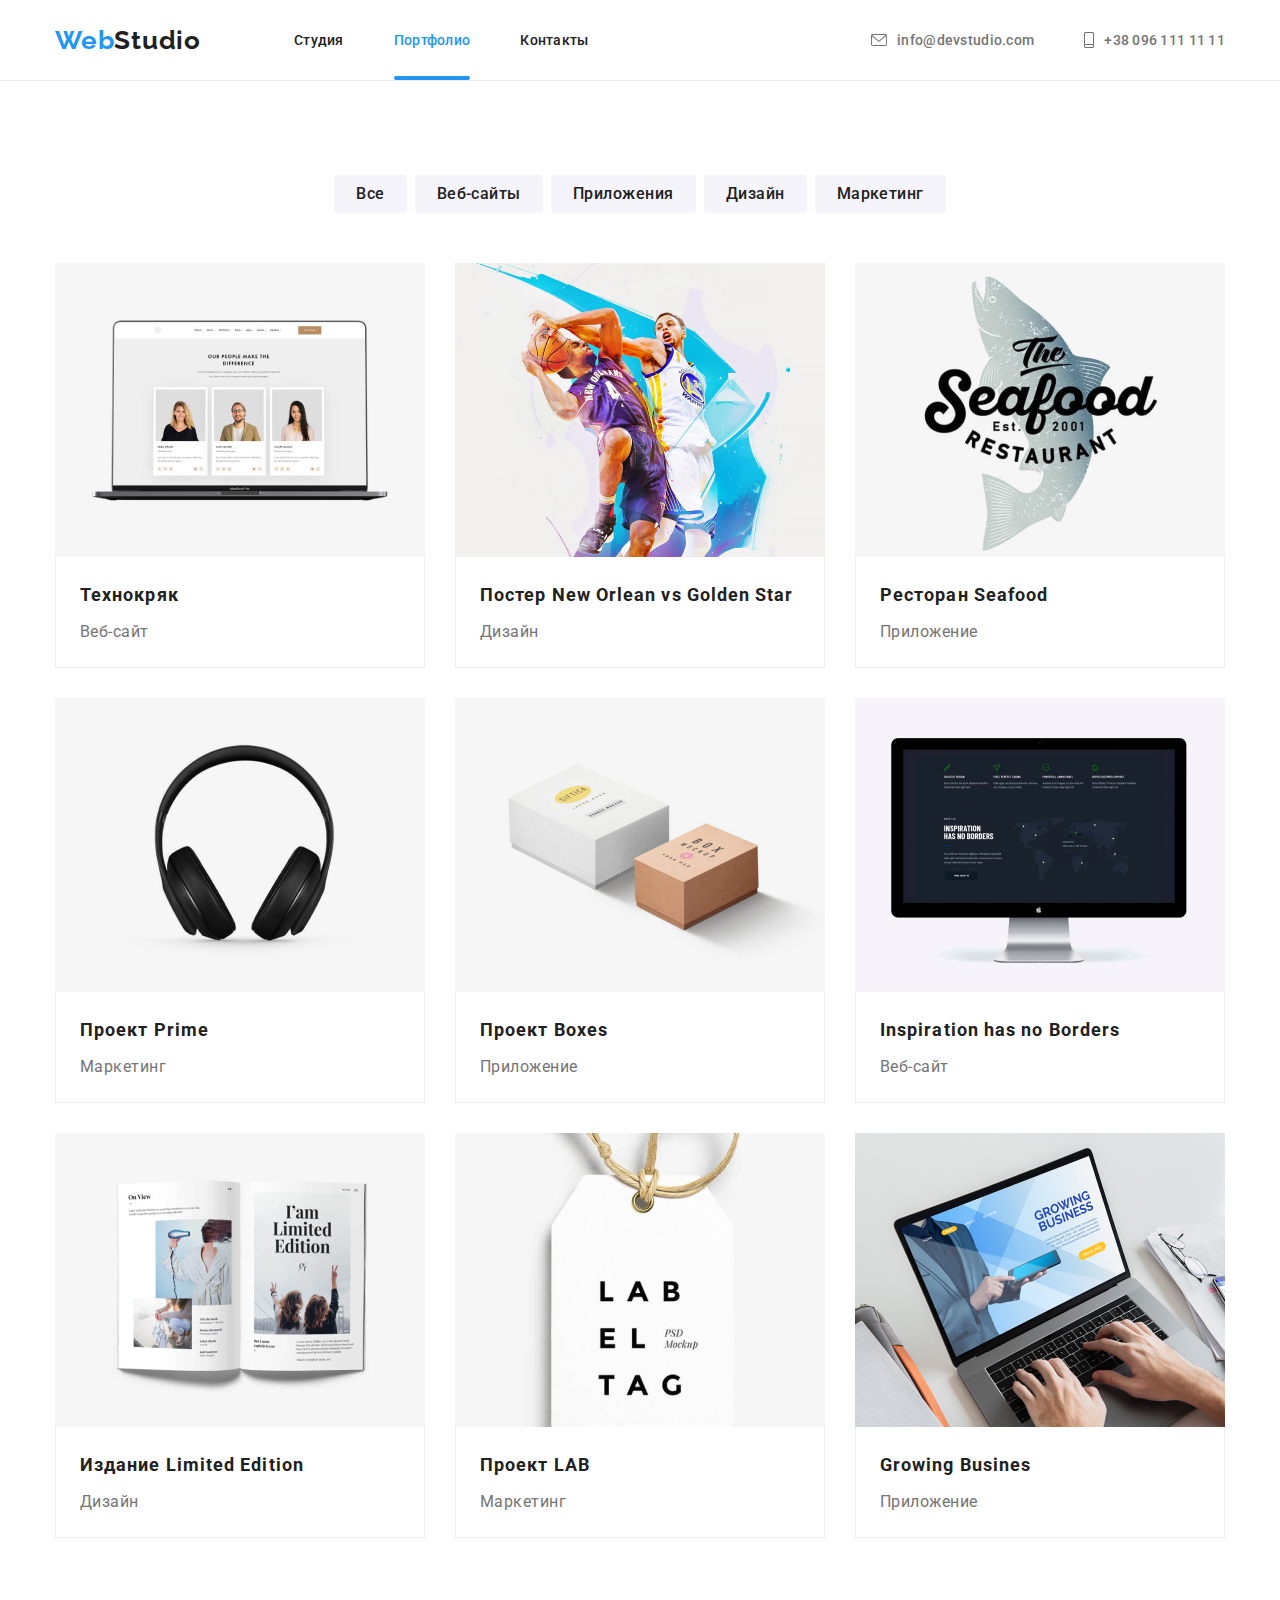
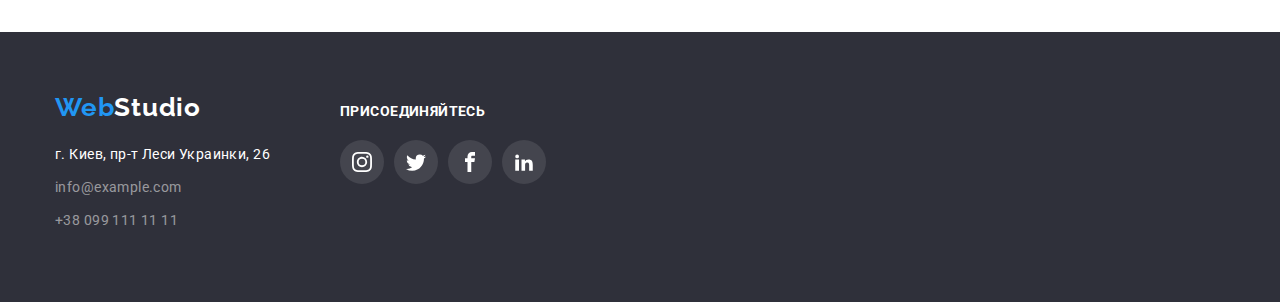
<file: portfolio.html>
<!DOCTYPE html>
<html lang="ru">
  <head>
    <meta charset="UTF-8" />
    <title>Cтудия Портфолио</title>
    <link rel="preconnect" href="https://fonts.googleapis.com" />
    <link rel="preconnect" href="https://fonts.gstatic.com" crossorigin />
    <link
      rel="stylesheet"
      href="https://cdnjs.cloudflare.com/ajax/libs/modern-normalize/1.0.0/modern-normalize.min.css"
    />
    <link
      href="https://fonts.googleapis.com/css2?family=Raleway:wght@600;700;800&family=Roboto:wght@400;500;700;900&display=swap"
      rel="stylesheet"
    />
    <link
      rel="stylesheet"
      href="https://cdnjs.cloudflare.com/ajax/libs/modern-normalize/1.0.0/modern-normalize.min.css"
    />
    <link rel="stylesheet" href="./css/styles.css" />
  </head>

  <body>
    <!-- Логотип -->
    <header class="header">
      <div class="container nav">
        <a href="./12index.html" class="logo-header">Web<span class="studio">Studio</span></a>
        <nav class="nav">
          <ul class="nav list">
            <li class="header-navigator">
              <a href="./index.html" class="nav-info">Студия</a>
            </li>
            <li class="header-navigator">
              <a href="./portfolio.html" class="active nav-info">Портфолио</a>
            </li>
            <li class="header-navigator"><a href="#contacts" class="nav-info">Контакты</a></li>
          </ul>
        </nav>

        <ul class="heder-contacts list">
          <li class="heder-contacts-link">
            <a href="mailto:info@devstudio.com" class="mail">
              <svg class="heder-icon" width="16" height="12">
               <use href="./images/icons-sprite.svg#icon-email"></use>
              </svg>info@devstudio.com
            </a>
          </li>
          <li class="heder-contacts-link">
            <a href="tel:+380961111111" class="tel">
              <svg class="heder-icon" width="10" height="16">
                <use href="./images/icons-sprite.svg#icon-mobile"></use>
              </svg>+38 096 111 11 11
            </a>
          </li>
        </ul>
      </div>
    </header>

    <main>
      <!-- Фильтр конопки -->
      <section class="section">
        <div class="container section buttom-uni">
          <ul class="menu list">
            <li class="item filtr"><button class="link" type="button">Все</button></li>
            <li class="item filtr">
              <button class="link" type="button">Веб-сайты</button>
            </li>
            <li class="item filtr">
              <button class="link" type="button">Приложения</button>
            </li>
            <li class="item filtr">
              <button class="link" type="button">Дизайн</button>
            </li>
            <li class="item filtr">
              <button class="link" type="button">Маркетинг</button>
            </li>
          </ul>

          <!-- Портфолио -->
          <h1 class="visually-hidden">Портфолио</h1>

          <ul class="job-list list">
            <li class="job-project">
              <a href="" class="projekt-link">
                <div class="projekt-img">
                  <img
                    src="./images/tehnokrjak-website.jpg"
                    width="370"
                    height="294"
                    alt="Технокряк"
                  />
                  <p class="projekt-text">
                    Ресурс предлагает комплексные предложения с разным уровнем функционала и
                    сервисов. Все это позволит посетителю получить исчерпывающие сведения о компании
                    или частном лице.
                  </p>
                </div>
                <div class="job-project-box">
                  <h2 class="job-result">Технокряк</h2>
                  <p class="job-title">Веб-сайт</p>
                </div>
              </a>
            </li>
            <li class="job-project">
              <img
                src="./images/poster-new-orlean-design.jpg"
                width="370"
                height="294"
                alt="New Orlean vs Golden Star"
              />
              <div class="job-project-box">
                <h2 class="job-result">Постер New Orlean vs Golden Star</h2>
                <p class="job-title">Дизайн</p>
              </div>
            </li>
            <li class="job-project">
              <img
                src="./images/restoraunt-seafood-prilojenije.jpg"
                width="370"
                height="294"
                alt="Seafood"
              />
              <div class="job-project-box">
                <h2 class="job-result">Ресторан Seafood</h2>
                <p class="job-title">Приложение</p>
              </div>
            </li>
            <li class="job-project">
              <img src="./images/projekt-prime-website.jpg" width="370" height="294" alt="Prime" />
              <div class="job-project-box">
                <h2 class="job-result">Проект Prime</h2>
                <p class="job-title">Маркетинг</p>
              </div>
            </li>
            <li class="job-project">
              <img
                src="./images/projekt-boxes-prilojenije.jpg"
                width="370"
                height="294"
                alt="Boxes"
              />
              <div class="job-project-box">
                <h2 class="job-result">Проект Boxes</h2>
                <p class="job-title">Приложение</p>
              </div>
            </li>
            <li class="job-project">
              <img
                src="./images/inspiration-website.jpg"
                width="370"
                height="294"
                alt="Inspiration has no Borders"
              />
              <div class="job-project-box">
                <h2 class="job-result">Inspiration has no Borders</h2>
                <p class="job-title">Веб-сайт</p>
              </div>
            </li>
            <li class="job-project">
              <img
                src="./images/limited-edition-design.jpg"
                width="370"
                height="294"
                alt="Limited Edition"
              />
              <div class="job-project-box">
                <h2 class="job-result">Издание Limited Edition</h2>
                <p class="job-title">Дизайн</p>
              </div>
            </li>
            <li class="job-project">
              <img src="./images/projekt-lab-marketing.jpg" width="370" height="294" alt="LAB" />
              <div class="job-project-box">
                <h2 class="job-result">Проект LAB</h2>
                <p class="job-title">Маркетинг</p>
              </div>
            </li>
            <li class="job-project">
              <img
                src="./images/growing-business-prilojenije.jpg"
                width="370"
                height="294"
                alt="Growing Busines"
              />
              <div class="job-project-box">
                <h2 class="job-result">Growing Busines</h2>
                <p class="job-title">Приложение</p>
              </div>
            </li>
          </ul>
        </div>
      </section>
    </main>

    <!-- footer -->

    <footer class="grafit">
      <div class="container flex">
        <div class="footer-contacts-info">
          <a class="logo" href="./12index.html">Web<span class="studio-footer">Studio</span></a>
          <address id="contacts">
            <ul class="footer-contacts-block list">
              <li class="footer-contacts">
                <a
                  href="https://goo.gl/maps/5vLrTGRrTv6c7Xk37"
                  target="_blank"
                  rel="noopener noreferrer"
                  class="adress"
                  >г. Киев, пр-т Леси Украинки, 26
                </a>
              </li>
              <li class="footer-contacts">
                <a href="mailto:info@example.com" class="e-adress">info@example.com</a>
              </li>
              <li class="footer-contacts">
                <a href="tel:+380991111111" class="e-adress">+38 099 111 11 11</a>
              </li>
            </ul>
          </address>
        </div>
        <div class="footer-soclink">
          <p class="footer-title">присоединяйтесь</p>
          <ul class="footer-soc-list list">
            <li class="footer-soc-item">
              <a class="footer-soc-link link" href="">
                <svg class="footer-icon" width="20" height="20">
                  <use href="./images/symbol-defs.svg#icon-instagram"></use>
                </svg>
              </a>
            </li>
            <li class="footer-soc-item">
              <a class="footer-soc-link link" href="">
                <svg class="footer-icon" width="20" height="20">
                  <use href="./images/symbol-defs.svg#icon-twitter"></use>
                </svg>
              </a>
            </li>
            <li class="footer-soc-item">
              <a class="footer-soc-link link" href="">
                <svg class="footer-icon" width="20" height="20">
                  <use href="./images/symbol-defs.svg#icon-facebook"></use>
                </svg>
              </a>
            </li>
            <li class="footer-soc-item">
              <a class="footer-soc-link link" href="">
                <svg class="footer-icon" width="20" height="20">
                  <use href="./images/symbol-defs.svg#icon-linkedin2"></use>
                </svg>
              </a>
            </li>
          </ul>
        </div>
      </div>
    </footer>
  </body>
</html>
</file>
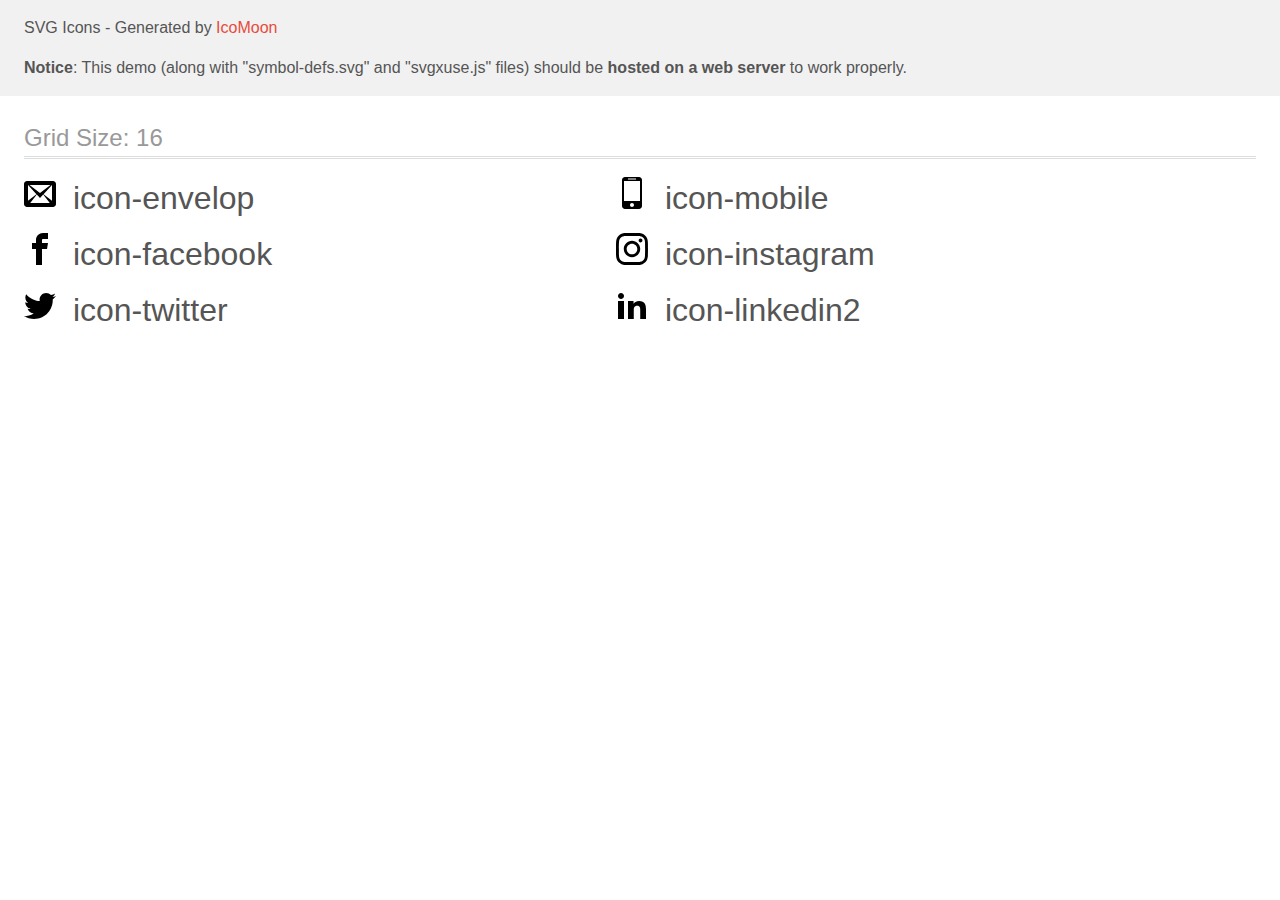
<file: Новая папка/demo-external-svg.html>
<!doctype html>
<html>
<head>
    <title>IcoMoon - SVG Icons</title>
    <meta charset="utf-8">
    <meta name="viewport" content="width=device-width, initial-scale=1">
    <link rel="stylesheet" href="demo-files/demo.css">
    <link rel="stylesheet" href="style.css">
</head>
<body>
<header class="bgc1 clearfix">
<div class="mhl">
    <p>SVG Icons - Generated by <a href="https://icomoon.io/app">IcoMoon</a></p><p><strong>Notice</strong>: This demo (along with "symbol-defs.svg" and "svgxuse.js" files) should be <b>hosted on a web server</b> to work properly.</p>
</div>
</header>
    <div class="clearfix mhl ptl">
        <h1 class="mvm mtn fgc1">Grid Size: 16</h1>
        <div class="glyph fs1">
            <div class="clearfix pbs">
                <svg class="icon icon-envelop"><use xlink:href="symbol-defs.svg#icon-envelop"></use></svg><span class="name"> icon-envelop</span>
            </div>
        </div>
        <div class="glyph fs1">
            <div class="clearfix pbs">
                <svg class="icon icon-mobile"><use xlink:href="symbol-defs.svg#icon-mobile"></use></svg><span class="name"> icon-mobile</span>
            </div>
        </div>
        <div class="glyph fs1">
            <div class="clearfix pbs">
                <svg class="icon icon-facebook"><use xlink:href="symbol-defs.svg#icon-facebook"></use></svg><span class="name"> icon-facebook</span>
            </div>
        </div>
        <div class="glyph fs1">
            <div class="clearfix pbs">
                <svg class="icon icon-instagram"><use xlink:href="symbol-defs.svg#icon-instagram"></use></svg><span class="name"> icon-instagram</span>
            </div>
        </div>
        <div class="glyph fs1">
            <div class="clearfix pbs">
                <svg class="icon icon-twitter"><use xlink:href="symbol-defs.svg#icon-twitter"></use></svg><span class="name"> icon-twitter</span>
            </div>
        </div>
        <div class="glyph fs1">
            <div class="clearfix pbs">
                <svg class="icon icon-linkedin2"><use xlink:href="symbol-defs.svg#icon-linkedin2"></use></svg><span class="name"> icon-linkedin2</span>
            </div>
        </div>
  </div>
<script defer src="svgxuse.js"></script>
</body>
</html>
</file>
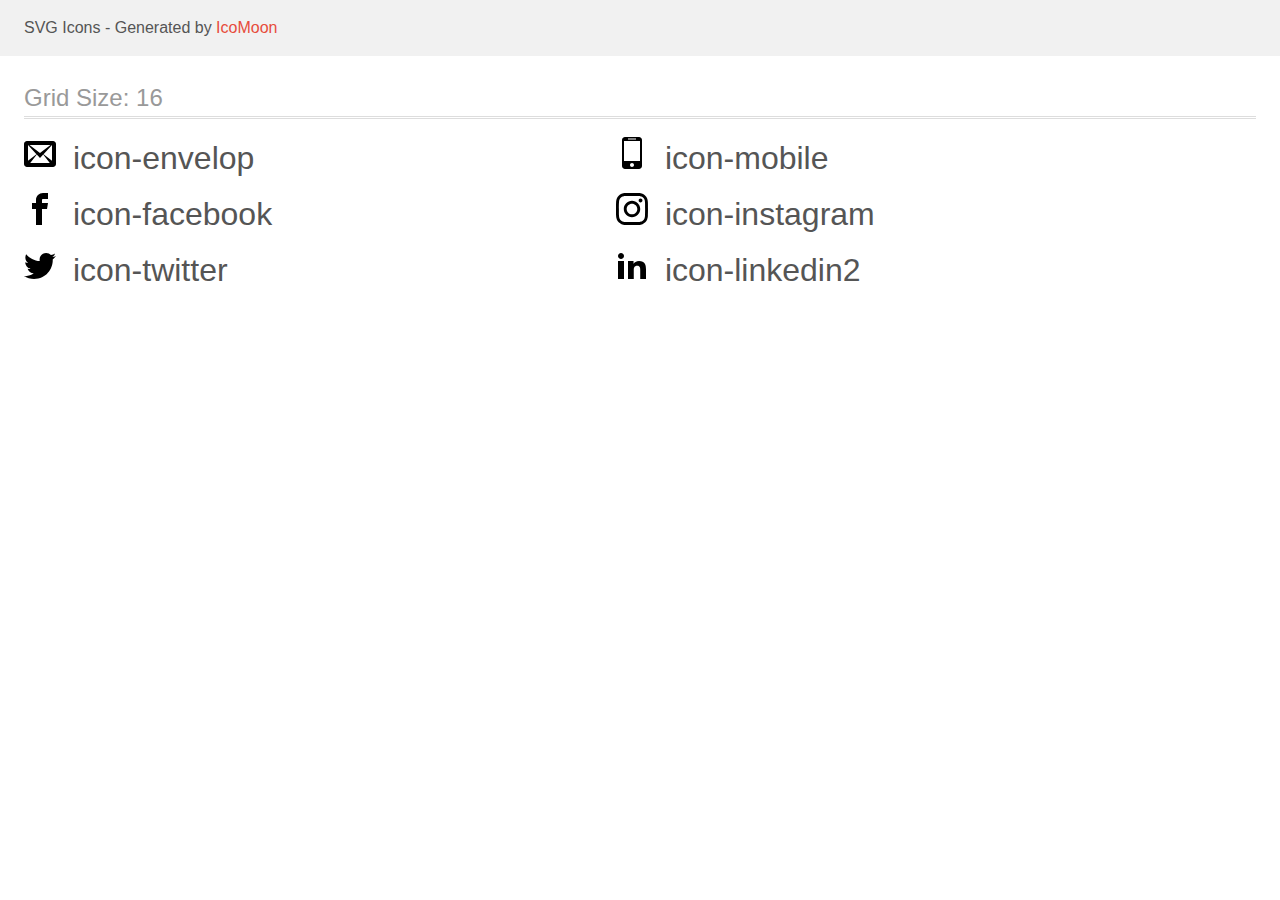
<file: Новая папка/demo.html>
<!DOCTYPE html>
<html>
  <head>
    <title>IcoMoon - SVG Icons</title>
    <meta charset="utf-8" />
    <meta name="viewport" content="width=device-width, initial-scale=1" />
    <link rel="stylesheet" href="demo-files/demo.css" />
    <link rel="stylesheet" href="style.css" />
  </head>
  <body>
    <svg
      aria-hidden="true"
      style="position: absolute; width: 0; height: 0; overflow: hidden"
      version="1.1"
      xmlns="http://www.w3.org/2000/svg"
      xmlns:xlink="http://www.w3.org/1999/xlink"
    >
      <defs>
        <symbol id="icon-envelop" viewBox="0 0 32 32">
          <path
            d="M29 4h-26c-1.65 0-3 1.35-3 3v20c0 1.65 1.35 3 3 3h26c1.65 0 3-1.35 3-3v-20c0-1.65-1.35-3-3-3zM12.461 17.199l-8.461 6.59v-15.676l8.461 9.086zM5.512 8h20.976l-10.488 7.875-10.488-7.875zM12.79 17.553l3.21 3.447 3.21-3.447 6.58 8.447h-19.579l6.58-8.447zM19.539 17.199l8.461-9.086v15.676l-8.461-6.59z"
          ></path>
        </symbol>
        <symbol id="icon-mobile" viewBox="0 0 32 32">
          <path
            d="M23 0h-14c-1.65 0-3 1.35-3 3v26c0 1.65 1.35 3 3 3h14c1.65 0 3-1.35 3-3v-26c0-1.65-1.35-3-3-3zM12 1.5h8v1h-8v-1zM16 30c-1.105 0-2-0.895-2-2s0.895-2 2-2 2 0.895 2 2-0.895 2-2 2zM24 24h-16v-20h16v20z"
          ></path>
        </symbol>
        <symbol id="icon-facebook" viewBox="0 0 32 32">
          <path
            d="M19 6h5v-6h-5c-3.86 0-7 3.14-7 7v3h-4v6h4v16h6v-16h5l1-6h-6v-3c0-0.542 0.458-1 1-1z"
          ></path>
        </symbol>
        <symbol id="icon-instagram" viewBox="0 0 32 32">
          <path
            d="M16 2.881c4.275 0 4.781 0.019 6.462 0.094 1.563 0.069 2.406 0.331 2.969 0.55 0.744 0.288 1.281 0.638 1.837 1.194 0.563 0.563 0.906 1.094 1.2 1.838 0.219 0.563 0.481 1.412 0.55 2.969 0.075 1.688 0.094 2.194 0.094 6.463s-0.019 4.781-0.094 6.463c-0.069 1.563-0.331 2.406-0.55 2.969-0.288 0.744-0.637 1.281-1.194 1.837-0.563 0.563-1.094 0.906-1.837 1.2-0.563 0.219-1.413 0.481-2.969 0.55-1.688 0.075-2.194 0.094-6.463 0.094s-4.781-0.019-6.463-0.094c-1.563-0.069-2.406-0.331-2.969-0.55-0.744-0.288-1.281-0.637-1.838-1.194-0.563-0.563-0.906-1.094-1.2-1.837-0.219-0.563-0.481-1.413-0.55-2.969-0.075-1.688-0.094-2.194-0.094-6.463s0.019-4.781 0.094-6.463c0.069-1.563 0.331-2.406 0.55-2.969 0.288-0.744 0.638-1.281 1.194-1.838 0.563-0.563 1.094-0.906 1.838-1.2 0.563-0.219 1.412-0.481 2.969-0.55 1.681-0.075 2.188-0.094 6.463-0.094zM16 0c-4.344 0-4.887 0.019-6.594 0.094-1.7 0.075-2.869 0.35-3.881 0.744-1.056 0.412-1.95 0.956-2.837 1.85-0.894 0.888-1.438 1.781-1.85 2.831-0.394 1.019-0.669 2.181-0.744 3.881-0.075 1.713-0.094 2.256-0.094 6.6s0.019 4.887 0.094 6.594c0.075 1.7 0.35 2.869 0.744 3.881 0.413 1.056 0.956 1.95 1.85 2.837 0.887 0.887 1.781 1.438 2.831 1.844 1.019 0.394 2.181 0.669 3.881 0.744 1.706 0.075 2.25 0.094 6.594 0.094s4.888-0.019 6.594-0.094c1.7-0.075 2.869-0.35 3.881-0.744 1.050-0.406 1.944-0.956 2.831-1.844s1.438-1.781 1.844-2.831c0.394-1.019 0.669-2.181 0.744-3.881 0.075-1.706 0.094-2.25 0.094-6.594s-0.019-4.887-0.094-6.594c-0.075-1.7-0.35-2.869-0.744-3.881-0.394-1.063-0.938-1.956-1.831-2.844-0.887-0.887-1.781-1.438-2.831-1.844-1.019-0.394-2.181-0.669-3.881-0.744-1.712-0.081-2.256-0.1-6.6-0.1v0z"
          ></path>
          <path
            d="M16 7.781c-4.537 0-8.219 3.681-8.219 8.219s3.681 8.219 8.219 8.219 8.219-3.681 8.219-8.219c0-4.537-3.681-8.219-8.219-8.219zM16 21.331c-2.944 0-5.331-2.387-5.331-5.331s2.387-5.331 5.331-5.331c2.944 0 5.331 2.387 5.331 5.331s-2.387 5.331-5.331 5.331z"
          ></path>
          <path
            d="M26.462 7.456c0 1.060-0.859 1.919-1.919 1.919s-1.919-0.859-1.919-1.919c0-1.060 0.859-1.919 1.919-1.919s1.919 0.859 1.919 1.919z"
          ></path>
        </symbol>
        <symbol id="icon-twitter" viewBox="0 0 32 32">
          <path
            d="M32 7.075c-1.175 0.525-2.444 0.875-3.769 1.031 1.356-0.813 2.394-2.1 2.887-3.631-1.269 0.75-2.675 1.3-4.169 1.594-1.2-1.275-2.906-2.069-4.794-2.069-3.625 0-6.563 2.938-6.563 6.563 0 0.512 0.056 1.012 0.169 1.494-5.456-0.275-10.294-2.888-13.531-6.862-0.563 0.969-0.887 2.1-0.887 3.3 0 2.275 1.156 4.287 2.919 5.463-1.075-0.031-2.087-0.331-2.975-0.819 0 0.025 0 0.056 0 0.081 0 3.181 2.263 5.838 5.269 6.437-0.55 0.15-1.131 0.231-1.731 0.231-0.425 0-0.831-0.044-1.237-0.119 0.838 2.606 3.263 4.506 6.131 4.563-2.25 1.762-5.075 2.813-8.156 2.813-0.531 0-1.050-0.031-1.569-0.094 2.913 1.869 6.362 2.95 10.069 2.95 12.075 0 18.681-10.006 18.681-18.681 0-0.287-0.006-0.569-0.019-0.85 1.281-0.919 2.394-2.075 3.275-3.394z"
          ></path>
        </symbol>
        <symbol id="icon-linkedin2" viewBox="0 0 32 32">
          <path
            d="M12 12h5.535v2.837h0.079c0.77-1.381 2.655-2.837 5.464-2.837 5.842 0 6.922 3.637 6.922 8.367v9.633h-5.769v-8.54c0-2.037-0.042-4.657-3.001-4.657-3.005 0-3.463 2.218-3.463 4.509v8.688h-5.767v-18z"
          ></path>
          <path d="M2 12h6v18h-6v-18z"></path>
          <path d="M8 7c0 1.657-1.343 3-3 3s-3-1.343-3-3c0-1.657 1.343-3 3-3s3 1.343 3 3z"></path>
        </symbol>
      </defs>
    </svg>

    <header class="bgc1 clearfix">
      <div class="mhl">
        <p>SVG Icons - Generated by <a href="https://icomoon.io/app">IcoMoon</a></p>
      </div>
    </header>
    <div class="clearfix mhl ptl">
      <h1 class="mvm mtn fgc1">Grid Size: 16</h1>
      <div class="glyph fs1">
        <div class="clearfix pbs">
          <svg class="icon icon-envelop"><use xlink:href="#icon-envelop"></use></svg
          ><span class="name"> icon-envelop</span>
        </div>
      </div>
      <div class="glyph fs1">
        <div class="clearfix pbs">
          <svg class="icon icon-mobile"><use xlink:href="#icon-mobile"></use></svg
          ><span class="name"> icon-mobile</span>
        </div>
      </div>
      <div class="glyph fs1">
        <div class="clearfix pbs">
          <svg class="icon icon-facebook"><use xlink:href="#icon-facebook"></use></svg
          ><span class="name"> icon-facebook</span>
        </div>
      </div>
      <div class="glyph fs1">
        <div class="clearfix pbs">
          <svg class="icon icon-instagram"><use xlink:href="#icon-instagram"></use></svg
          ><span class="name"> icon-instagram</span>
        </div>
      </div>
      <div class="glyph fs1">
        <div class="clearfix pbs">
          <svg class="icon icon-twitter"><use xlink:href="#icon-twitter"></use></svg
          ><span class="name"> icon-twitter</span>
        </div>
      </div>
      <div class="glyph fs1">
        <div class="clearfix pbs">
          <svg class="icon icon-linkedin2"><use xlink:href="#icon-linkedin2"></use></svg
          ><span class="name"> icon-linkedin2</span>
        </div>
      </div>
    </div>
    <script defer src="svgxuse.js"></script>
  </body>
</html>
</file>
<file: css/styles.css>
*,
*::before,
*::after {
  box-sizing: border-box;
}
:root {
  --card-team-gap: 30px;
  --card-projects-gap: 30px;
  --main-brand-color: #2196f3;
  --sekond-brand-color: #212121;
  --main-body-color: #ffffff;
  --buttom-second-color: #188ce8;
  --text-main-color: #2f303a;
  --text-sekond-color: #757575;
  --background-second-color: #f5f4fa;
  --background: #e5e5e5;
  --icons-first-color:#AFB1B8;
  --e-adress-color: rgba(225, 225, 225, 0.6);
}
body {
  font-family: Roboto, sans-serif;
  color: var(--sekond-brand-color);
  background-color: var(--main-body-color);
  font-size: 14px;
  letter-spacing: 0.03em;
}
h1,
h2,
h3,
h4,
h5,
p {
  margin: 0;
}
img {
  display: block;
  /* min-width: 100%; */
  height: auto;
}
a {
  text-decoration: none;
}
.list {
  list-style: none;
  margin: 0;
  padding-left: 0px;
}
.link {
  text-decoration: none;
  padding: 0px;
}
.section {
  margin: 0 auto;
  padding-top: 94px;
  padding-bottom: 94px;
  /* padding: 0; */
}
.container {
  width: 1200px;
  margin: 0 auto;
  padding: 0 15px;
}
.header {
  padding-top: 25px;
  padding-bottom: 24px;
  border-bottom: 1px solid #ececec;
}
.header-navigator {
  margin-right: 50px;
}
.header-navigator:last-child {
  margin-right: 0px;
}
.nav {
  display: flex;
  margin-right: auto;
  align-items: center;
}
.logo-header {
  font-family: 'Raleway';
  font-weight: 700;
  font-size: 26px;
  line-height: 1.19;
  letter-spacing: 0.03em;
  color: var(--main-brand-color);
  margin-right: 93px;
}
.studio {
  color: var(--sekond-brand-color);
}
.nav .header-navigator {
}
.nav-info {
  position: relative;
  font-weight: 500;
  line-height: 1.14;
  letter-spacing: 0.02em;
  color: var(--sekond-brand-color);
}
.active::after {
  content: '';
  position: absolute;
  left: 0;
  bottom: -32px;
  width: 100%;
  height: 4px;
  border-radius: 2px;
  background-color: var(--main-brand-color);
}
.active {
  color: var(--main-brand-color);
}
.heder-contacts {
  display: flex;
}
.mail, .tel {
  display: flex;
  align-items: center;
  font-family: 'Roboto';
  font-style: normal;
  font-weight: 500;
  letter-spacing: 0.02em;
  color: var(--text-sekond-color);
}
.tel:hover,
.mail:hover {
  color: var(--main-brand-color);
  /* transition-property: color;
  transition-duration: 250ms;
  transition-timing-function: cubic-bezier(0.4, 0, 0.2, 1); */
}
.heder-contacts-link + .heder-contacts-link {
  margin-left: 50px;
}
.heder-icon {
  fill: currentColor;
  margin-right: 10px;
}
.heder-icon:hover{
  fill: currentColor;
}

/* Услуги для бизнеса */

.market {
  background-color: var(--text-main-color);
  padding-top: 200px;
  padding-bottom: 200px;
}
.wrapper {
  margin-left: auto;
  margin-right: auto;
  background-image: linear-gradient(to right, rgba(47, 48, 58, 0.4), rgba(47, 48, 58, 0.4)),
    url(../images/idias\ for\ bisenes.jpg);
  background-repeat: no-repeat;
  background-position: center;
  background-size: cover;
  max-width: 1600px;
  height: 600px;
}

.solution {
  text-align: center;
  width: 696px;
  margin: 0px auto;
  font-family: 'Roboto';
  font-weight: 900;
  font-size: 44px;
  line-height: 1.36;
  letter-spacing: 0.06em;
  text-transform: uppercase;
  color: var(--main-body-color);
}
.order {
  display: block;
  margin: 0 auto;
  padding: 10px 32px 10px 32px;
  margin-top: 30px;
  background: var(--main-brand-color);
  box-shadow: 0px 4px 4px rgba(0, 0, 0, 0.15);
  border: 0;
  border-radius: 4px;
  /* text buttom */
  font-family: 'Roboto';
  font-weight: 700;
  font-size: 16px;
  line-height: 1.88;
  text-align: center;
  letter-spacing: 0.06em;
  color: var(--main-body-color);
  cursor: pointer;
}
.order:hover {
  background-color: var(--buttom-second-color);
}
.order:focus {
  cursor: progress;
}
.visually-hidden {
  position: absolute;
  width: 1px;
  height: 1px;
  margin: -1px;
  border: 0;
  padding: 0;
  white-space: nowrap;
  clip-path: inset(100%);
  clip: rect(0 0 0 0);
  overflow: hidden;
}

/* Особенности работы */

.feature {
  display: flex;
  justify-content: center;
  align-items: center;
  width: 100%;
  height: 120px;
  margin-bottom: 30px;
  background-color: var(--background-second-color);
  border-radius: 4px;
}
.fors {
  display: flex;
}
.fors-li {
  margin-left: 30px;
  max-width: 270px;
}
.fors-li:first-child {
  margin-left: 0px;
}

.soft-skils {
  font-family: 'Roboto';
  font-size: 14px;
  font-weight: 700;
  letter-spacing: 0.03em;
  text-transform: uppercase;
  color: var(--sekond-brand-color);
  margin: 0 0 10px 0;
}
.skils {
  font-family: 'Roboto';
  font-style: normal;
  font-weight: 400;
  line-height: 1.71;
  letter-spacing: 0.03em;
  color: var(--text-sekond-color);
  margin: 0;
}

/* Три картинки */

.work {
  padding-top: 0px;
}
.hobby {
  font-family: 'Roboto';
  font-weight: 700;
  font-size: 36px;
  line-height: 1.16;
  text-align: center;
  color: var(--sekond-brand-color);
  margin-bottom: 50px;
}
.pic {
  display: flex;
}
.img-box {
  margin-right: 30px;
  position: relative;
}
.img-box:last-child {
  margin-right: 0px;
}
.img-text {
  display: flex;
  justify-content: center;
  align-items: center;
  position: absolute;
  width: 100%;
  height: 70px;
  bottom: 0;
  font-weight: 700;
  text-align: center;
  letter-spacing: 0.03em;
  text-transform: uppercase;
  color: var(--main-body-color);
  background: rgba(47, 48, 58, 0.8);
}

/* КОМАНДА */

.team {
  background-color: var(--background-second-color);
}

.mishion {
  font-family: 'Roboto';
  font-weight: 700;
  font-size: 36px;
  line-height: 1.16;
  text-align: center;
  letter-spacing: 0.03em;
  color: var(--sekond-brand-color);
  margin-bottom: 50px;
}

.team-box {
  display: flex;
  justify-content: center;
}

.team-box > .team-box-unit {
  flex-basis: calc(100% / 4 - var(--card-team-gap));
  margin-left: var(--card-team-gap);
}
.team-box-unit {
  background: #ffffff;
  box-shadow: 0px 1px 3px rgba(0, 0, 0, 0.12), 0px 1px 1px rgba(0, 0, 0, 0.14),
    0px 2px 1px rgba(0, 0, 0, 0.2);
  border-radius: 0px 0px 4px 4px;
  overflow: hidden;
}
.team-box-unit:first-child {
  margin-left: 0px;
}
.team-box-info {
  padding: 30px 0;
}

.soname {
  text-align: center;
  font-family: 'Roboto';
  font-weight: 500;
  font-size: 16px;
  line-height: 1.19;
  letter-spacing: 0.03em;
  color: var(--sekond-brand-color);
}
.job {
  text-align: center;
  font-family: 'Roboto';
  font-weight: 400;
  font-size: 16px;
  line-height: 1.19;
  letter-spacing: 0.03em;
  color: var(--text-sekond-color);
  margin-top: 10px;
}
/* ССЫЛКИ НА СОЦ СЕТИ */

.soshial-list {
  display: flex;
  align-items: center;
  justify-content: center;
  margin-top: 16px;
}
.soshial-links-img {
  margin-right: 10px;
}
.soshial-links-img:last-child {
  margin-right: 0px;
}
.links-img {
  display: flex;
  align-items: center;
  justify-content: center;
  width: 44px;
  height: 44px;
  border-radius: 50%;
  color: var(--icons-first-color);
}

.links-img:hover,
.links-img:focus {
  background-color: var(--buttom-second-color);
  color: var(--main-body-color);
  transition-property: background;
  transition-duration: 250ms;
  transition-timing-function: cubic-bezier(0.4, 0, 0.2, 1);
}
.icons {
  fill: currentColor;
  transition-property: fill;
  transition-duration: 250ms;
  transition-timing-function: cubic-bezier(0.4, 0, 0.2, 1);
}
.icons:hover,
.icons:focus {
  fill: currentColor;
}

/* KLIENTS */

.klients-list {
  display: flex;
  justify-content: center;
  margin-left: auto;
  margin-right: auto;
}
.klients {
  margin-right: 30px;
}
.klients:last-child {
  margin-right: 0px;
}
.item-client-link {
  display: flex;
  justify-content: center;
  align-items: center;
  width: 170px;
  height: 92px;
  color: var(--icons-first-color);
  border: 1px solid var(--icons-first-color);
  border-radius: 4px;
}
.item-client-link:hover, .item-client-link:focus {
  color: var(--main-brand-color);
  border-color: var(--main-brand-color);
}
.client-icon {
  fill: currentColor;
}
.client-icon:hover {
  fill: currentColor;
}

/* FOTER */

.grafit {
  background-color: var(--text-main-color);
  padding: 60px 0;
}
.flex {
  display: flex;
  align-items: baseline;
}
.footer-contacts-info {
  margin-right: 70px;
}
.logo {
  display: block;
  margin-bottom: 20px;
  font-family: 'Raleway';
  text-decoration: none;
  font-weight: 700;
  font-size: 26px;
  line-height: 1.19;
  letter-spacing: 0.03em;
  color: var(--main-brand-color);
}
.studio-footer {
  color: var(--main-body-color);
}
.footer-contacts-block {
  margin-bottom: 9px;
}
.footer-contacts {
  margin-bottom: 9px;
}
.footer-contacts:last-child {
  margin-bottom: 0;
}
.adress {
  font-family: 'Roboto';
  font-weight: 400;
  font-style: normal;
  line-height: 1.71;
  letter-spacing: 0.03em;
  color: var(--main-body-color);
}
.e-adress {
  color: var(--e-adress-color);
  font-style: normal;
  font-family: 'Roboto';
  font-weight: 400;
  line-height: 1.71;
  letter-spacing: 0.03em;
}
.adress:hover,
.e-adress:hover,
.e-adress:focus,
.adress:focus {
  color: var(--main-brand-color);
  transition-property: color;
  transition-duration: 250ms;
  transition-timing-function: cubic-bezier(0.4, 0, 0.2, 1);
}

/*-- иконки футера-- */

.footer-title {
  margin-bottom: 20px;
  font-family: 'Roboto';
  font-style: normal;
  font-weight: 700;
  font-size: 14px;
  line-height: 1.14;
  letter-spacing: 0.03em;
  text-transform: uppercase;
  color: var(--main-body-color);
}
.footer-soc-link {
  display: flex;
  width: 44px;
  height: 44px;
  justify-content: center;
  align-items: center;
  border-radius: 50%;
  background: rgba(255, 255, 255, 0.1);
}
.footer-soc-link:hover,
.footer-soc-link:focus {
  background-color: var(--main-brand-color);
  transition-property: background-color;
  transition-duration: 250ms;
  transition-timing-function: cubic-bezier(0.4, 0, 0.2, 1);
}
.footer-soc-list {
  display: flex;
  margin-left: auto;
}
.footer-soc-list .footer-soc-item + .footer-soc-item {
  margin-left: 10px;
}
.footer-soc-link{
  color: var(--main-body-color);
}
.footer-icon {
  fill: currentColor;
}

/* Кнопки портфолио */

.buttom-unit {
  margin-top: 94px;
  margin-bottom: 50px;
}
.menu {
  display: flex;
  justify-content: center;
  margin-bottom: 50px;
}
.filtr {
  margin: 0 8px 0 0px;
}
.filtr:last-child {
  margin: 0;
}
.menu .link {
  padding: 6px 22px;
  border-radius: 4px;
  border: 0;
  font-family: 'Roboto';
  font-style: normal;
  font-weight: 500;
  font-size: 16px;
  line-height: 1.63;
  letter-spacing: 0.03em;
  color: var(--sekond-brand-color);
  background: var(--background-second-color);
  cursor: pointer;
}
.menu .link:hover,
.link:focus {
  background: var(--main-brand-color);
  color: var(--main-body-color);
  box-shadow: 0px 3px 1px rgba(0, 0, 0, 0.1), 0px 1px 2px rgba(0, 0, 0, 0.08),
    0px 2px 2px rgba(0, 0, 0, 0.12);
  transition-property: background-color;
  transition-duration: 250ms;
  transition-timing-function: cubic-bezier(0.4, 0, 0.2, 1);
}

.job-list {
  position: relative;
  display: flex;
  flex-wrap: wrap;
  /* justify-content: center; */
}
.job-project {
  position: relative;
  cursor: pointer;
  flex-basis: calc(100% / 3 - var(--card-projects-gap));
  margin-left: var(--card-projects-gap);
  margin-top: var(--card-projects-gap);
}
.job-project:hover,
.projekt-link:focus {
  box-shadow: 0px 1px 1px rgba(0, 0, 0, 0.12), 0px 4px 4px rgba(0, 0, 0, 0.06),
    1px 4px 6px rgba(0, 0, 0, 0.16);
}

.projekt-link:hover .projekt-text {
  transform: translateY(0);
}
.projekt-img {
  position: relative;
  overflow: hidden;
}
.projekt-text {
  position: absolute;
  top: 0;
  background-color: rgba(33, 150, 243, 0.9);
  padding: 63px 24px;
  transform: translateY(100%);
  transition: transform 250ms cubic-bezier(0.4, 0, 0.2, 1);
  font-weight: 400;
  font-size: 18px;
  line-height: 1.56;
  letter-spacing: 0.03em;
  color: var(--main-body-color);
}
.job-project-box {
  padding: 20px 24px 20px 24px;
  border-left: 1px solid #eeeeee;
  border-right: 1px solid #eeeeee;
  border-bottom: 1px solid #eeeeee;
}
.job-project:nth-child(n + 7) {
  margin-bottom: 0px;
}
.job-project:nth-child(-n + 3) {
  margin-top: 0px;
}
.job-project:nth-child(3n) {
  margin-right: 0px;
}
.job-project:nth-child(3n + 1) {
  margin-left: 0px;
}
.job-result {
  margin-bottom: 4px;
  font-family: 'Roboto';
  font-weight: 700;
  font-size: 18px;
  line-height: 2;
  color: var(--sekond-brand-color);
  letter-spacing: 0.06em;
}
.job-title {
  font-family: 'Roboto';
  font-weight: 400;
  font-size: 16px;
  line-height: 1.88;
  letter-spacing: 0.03em;
  color: var(--text-sekond-color);
}
</file>
<file: Новая папка/demo-files/demo.css>
body {
  padding: 0;
  margin: 0;
  font-family: sans-serif;
  font-size: 1em;
  line-height: 1.5;
  color: #555;
  background: #fff;
}
h1 {
  font-size: 1.5em;
  font-weight: normal;
  box-shadow: 0 1px #ddd, 0 2px #fff, 0 3px #ddd;
}
small {
  font-size: .66666667em;
}
a {
  color: #e74c3c;
  text-decoration: none;
}
a:hover, a:focus {
  box-shadow: 0 1px #e74c3c;
}
.bshadow0, input {
  box-shadow: inset 0 -2px #e7e7e7;
}
input:hover {
  box-shadow: inset 0 -2px #ccc;
}
input, fieldset {
  font-size: 1em;
  margin: 0;
  padding: 0;
  border: 0;
}
input {
  color: inherit;
  line-height: 1.5;
  height: 1.5em;
  padding: .25em 0;
}
input:focus {
  outline: none;
  box-shadow: inset 0 -2px #449fdb;
}
.glyph {
  font-size: 16px;
  margin-right: 1.5em;
  float: left;
  width: 17em;
}
svg {
  color: #000;
}
.liga {
  width: 80%;
  width: calc(100% - 2.5em);
}
.talign-right {
  text-align: right;
}
.talign-center {
  text-align: center;
}
.bgc1 {
  background: #f1f1f1;
}
.fgc0 {
  color: #000;
}
.fgc1 {
  color: #999;
}
p {
  margin-top: 1em;
  margin-bottom: 1em;
}
.mvm {
  margin-top: .75em;
  margin-bottom: .75em;
}
.mtn {
  margin-top: 0;
}
.mtl, .mal {
  margin-top: 1.5em;
}
.mbl, .mal {
  margin-bottom: 1.5em;
}
.mal, .mhl {
  margin-left: 1.5em;
  margin-right: 1.5em;
}
.mhmm {
  margin-left: 1em;
  margin-right: 1em;
}
.ptl {
  padding-top: 1.5em;
}
.pbs, .pvs {
  padding-bottom: .25em;
}
.pvs, .pts {
  padding-top: .25em;
}
.unit {
  float: left;
}
.unitRight {
  float: right;
}
.size1of2 {
  width: 50%;
}
.size1of1 {
  width: 100%;
}
.clearfix:before, .clearfix:after {
  content: " ";
  display: table;
}
.clearfix:after {
  clear: both;
}
.hidden-true {
  display: none;
}
.textbox0 {
  width: 3em;
  background: #f1f1f1;
  padding: .25em .5em;
  line-height: 1.5;
  height: 1.5em;
}
.fs0 {
  font-size: 16px;
}
.fs1 {
  font-size: 32px;
}
.name {
  margin-left: .25em;
}
</file>
<file: Новая папка/style.css>
.icon {
  display: inline-block;
  width: 1em;
  height: 1em;
  stroke-width: 0;
  stroke: currentColor;
  fill: currentColor;
}

/* ==========================================
Single-colored icons can be modified like so:
.icon-name {
  font-size: 32px;
  color: red;
}
========================================== */
</file>
